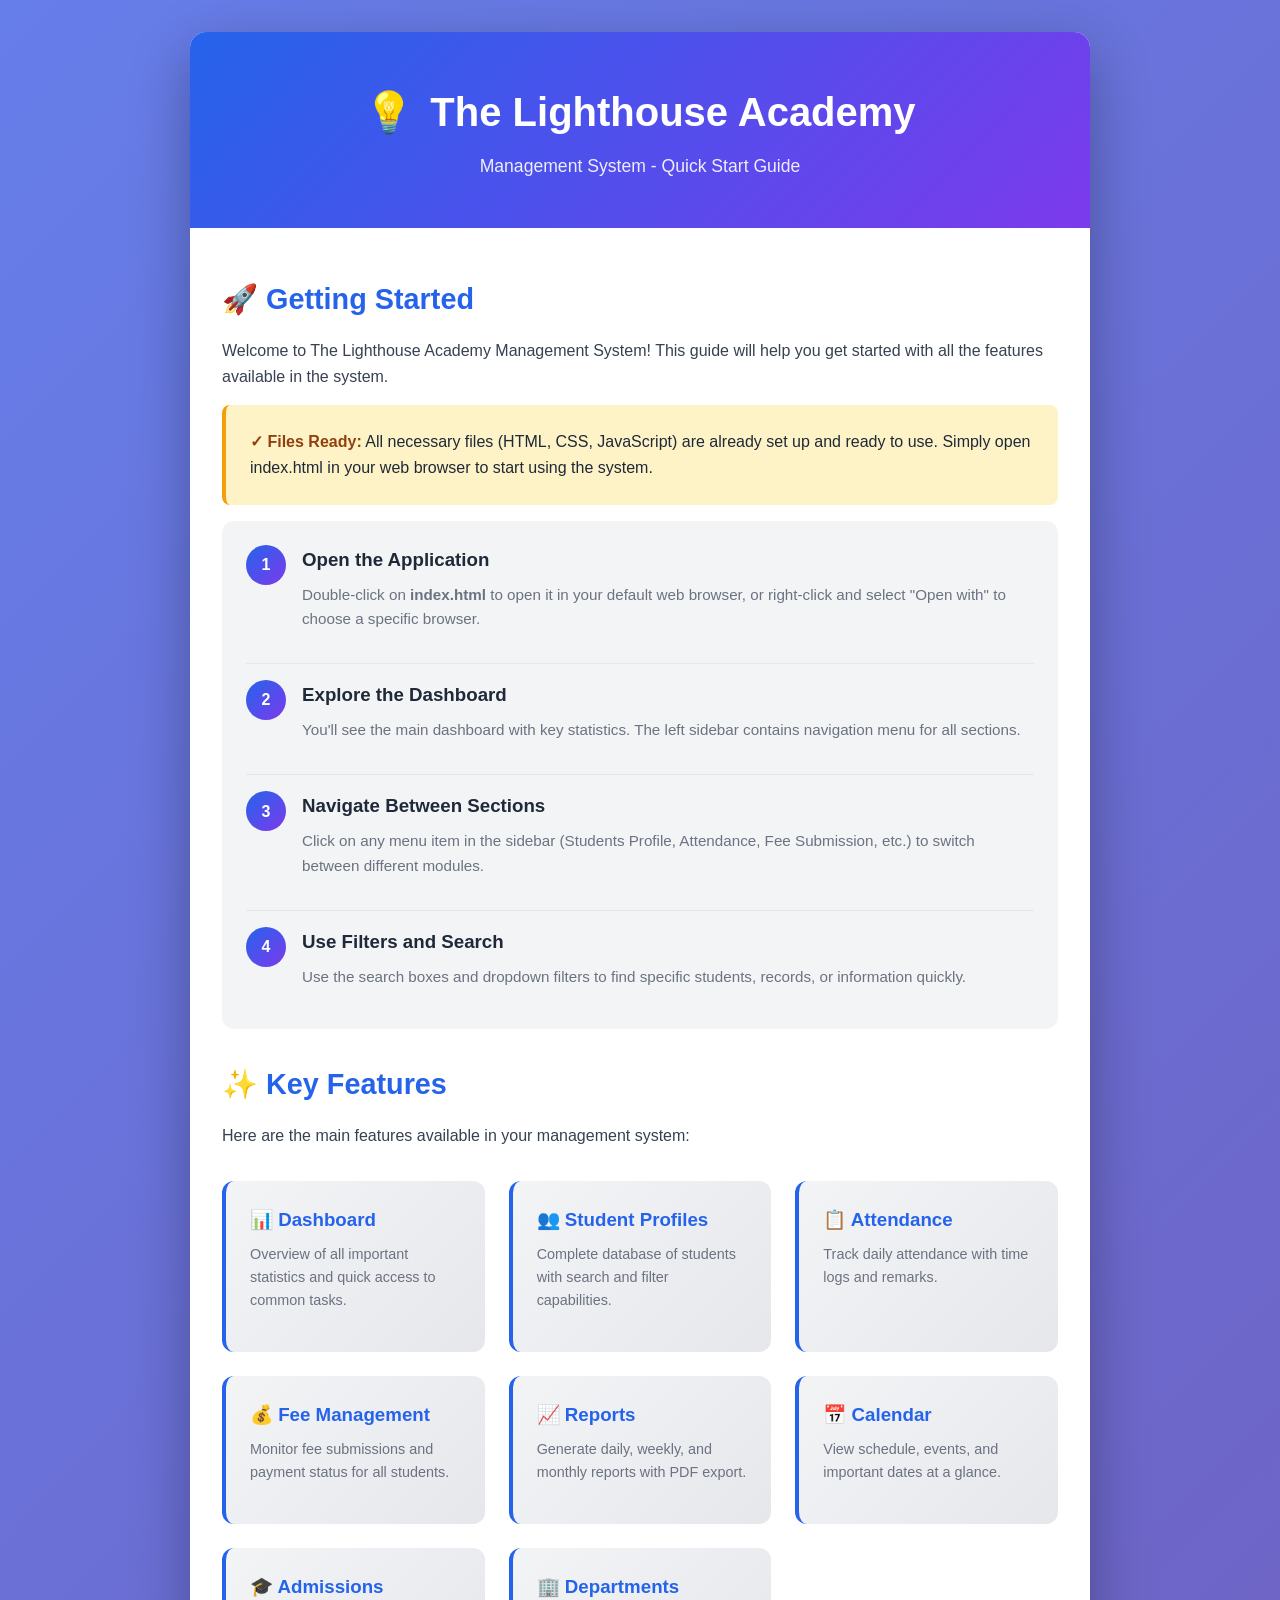
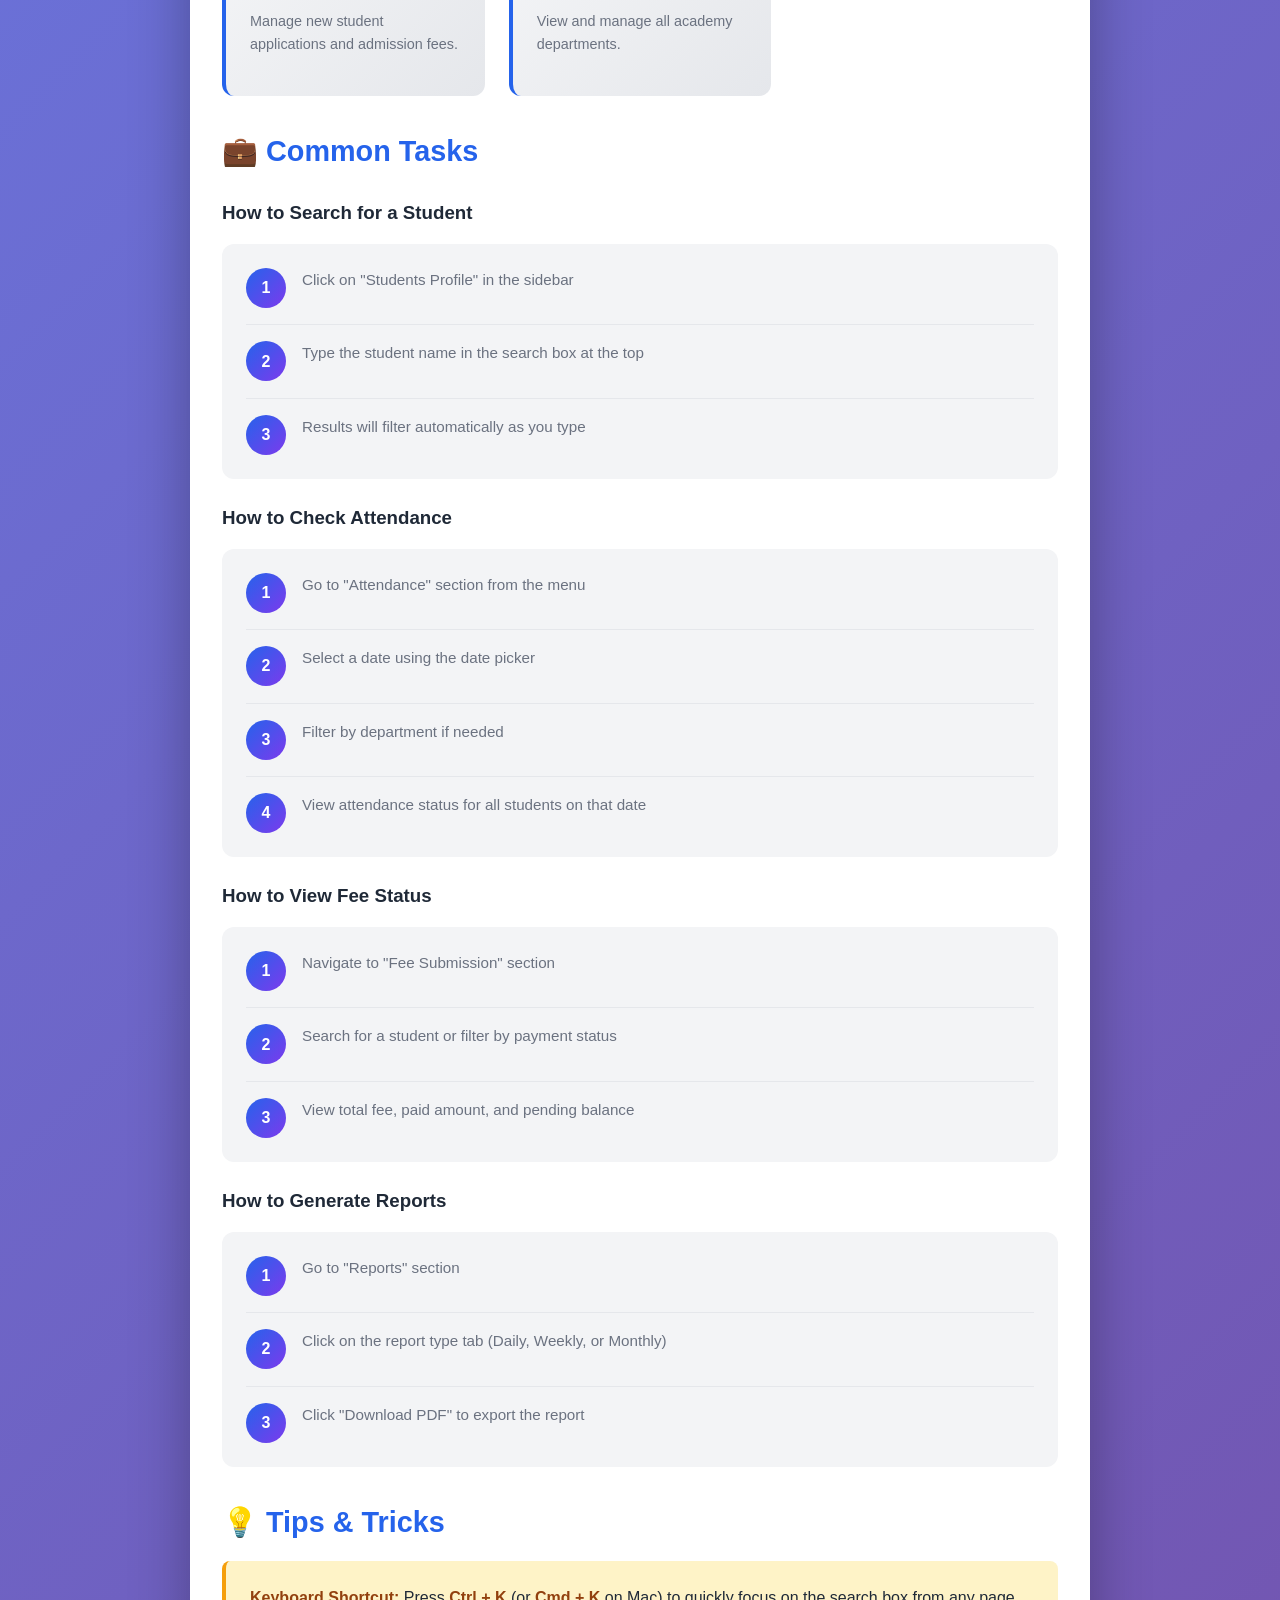
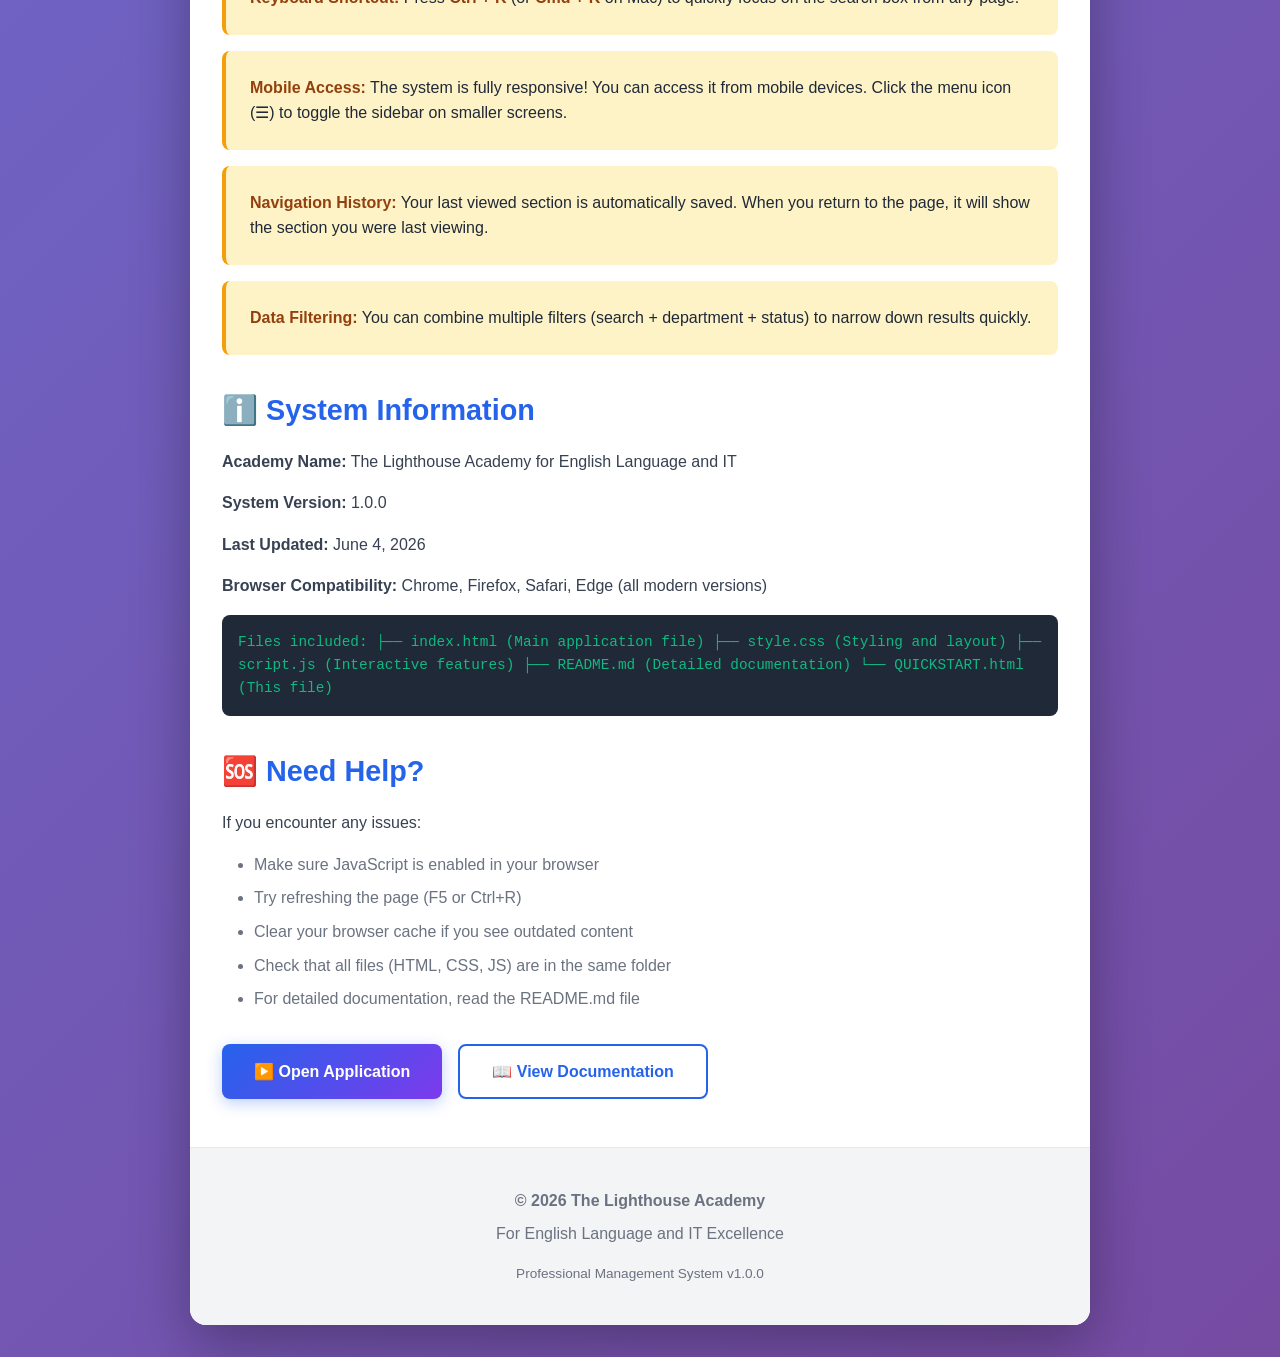
<file: QUICKSTART.html>
<!DOCTYPE html>
<html lang="en">
<head>
    <meta charset="UTF-8">
    <meta name="viewport" content="width=device-width, initial-scale=1.0">
    <title>Quick Start Guide - The Lighthouse Academy</title>
    <style>
        * {
            margin: 0;
            padding: 0;
            box-sizing: border-box;
        }

        body {
            font-family: 'Segoe UI', Tahoma, Geneva, Verdana, sans-serif;
            line-height: 1.6;
            color: #1f2937;
            background: linear-gradient(135deg, #667eea 0%, #764ba2 100%);
            min-height: 100vh;
            padding: 2rem;
        }

        .container {
            max-width: 900px;
            margin: 0 auto;
            background: white;
            border-radius: 1rem;
            box-shadow: 0 20px 60px rgba(0, 0, 0, 0.3);
            overflow: hidden;
        }

        .header {
            background: linear-gradient(135deg, #2563eb 0%, #7c3aed 100%);
            color: white;
            padding: 3rem 2rem;
            text-align: center;
        }

        .header h1 {
            font-size: 2.5rem;
            margin-bottom: 0.5rem;
            display: flex;
            align-items: center;
            justify-content: center;
            gap: 1rem;
        }

        .header p {
            font-size: 1.1rem;
            opacity: 0.9;
        }

        .content {
            padding: 3rem 2rem;
        }

        .section {
            margin-bottom: 2rem;
        }

        .section h2 {
            font-size: 1.8rem;
            color: #2563eb;
            margin-bottom: 1rem;
            display: flex;
            align-items: center;
            gap: 0.5rem;
        }

        .section p {
            margin-bottom: 1rem;
            color: #374151;
        }

        .steps {
            background: #f3f4f6;
            padding: 1.5rem;
            border-radius: 0.75rem;
            margin: 1rem 0;
        }

        .step {
            display: flex;
            margin-bottom: 1rem;
            padding-bottom: 1rem;
            border-bottom: 1px solid #e5e7eb;
        }

        .step:last-child {
            border-bottom: none;
            margin-bottom: 0;
            padding-bottom: 0;
        }

        .step-number {
            display: flex;
            align-items: center;
            justify-content: center;
            width: 40px;
            height: 40px;
            background: linear-gradient(135deg, #2563eb 0%, #7c3aed 100%);
            color: white;
            border-radius: 50%;
            font-weight: 700;
            margin-right: 1rem;
            flex-shrink: 0;
        }

        .step-content h3 {
            color: #1f2937;
            margin-bottom: 0.5rem;
        }

        .step-content p {
            color: #6b7280;
            font-size: 0.95rem;
        }

        .button-group {
            display: flex;
            gap: 1rem;
            margin-top: 2rem;
            flex-wrap: wrap;
        }

        .btn {
            padding: 1rem 2rem;
            border: none;
            border-radius: 0.5rem;
            font-size: 1rem;
            font-weight: 600;
            cursor: pointer;
            transition: all 0.3s ease;
            text-decoration: none;
            display: inline-flex;
            align-items: center;
            gap: 0.5rem;
        }

        .btn-primary {
            background: linear-gradient(135deg, #2563eb 0%, #7c3aed 100%);
            color: white;
            box-shadow: 0 4px 15px rgba(37, 99, 235, 0.3);
        }

        .btn-primary:hover {
            transform: translateY(-2px);
            box-shadow: 0 6px 20px rgba(37, 99, 235, 0.4);
        }

        .btn-secondary {
            background: white;
            color: #2563eb;
            border: 2px solid #2563eb;
        }

        .btn-secondary:hover {
            background: #f3f4f6;
        }

        .features {
            display: grid;
            grid-template-columns: repeat(auto-fit, minmax(250px, 1fr));
            gap: 1.5rem;
            margin: 2rem 0;
        }

        .feature-card {
            background: linear-gradient(135deg, #f3f4f6 0%, #e5e7eb 100%);
            padding: 1.5rem;
            border-radius: 0.75rem;
            border-left: 4px solid #2563eb;
        }

        .feature-card h3 {
            color: #2563eb;
            margin-bottom: 0.5rem;
            display: flex;
            align-items: center;
            gap: 0.5rem;
        }

        .feature-card p {
            color: #6b7280;
            font-size: 0.9rem;
        }

        .highlight {
            background: #fef3c7;
            padding: 1.5rem;
            border-radius: 0.5rem;
            border-left: 4px solid #f59e0b;
            margin: 1rem 0;
        }

        .highlight strong {
            color: #92400e;
        }

        .code-block {
            background: #1f2937;
            color: #10b981;
            padding: 1rem;
            border-radius: 0.5rem;
            font-family: 'Courier New', monospace;
            overflow-x: auto;
            margin: 1rem 0;
            font-size: 0.9rem;
        }

        .footer {
            background: #f3f4f6;
            padding: 2rem;
            text-align: center;
            color: #6b7280;
            border-top: 1px solid #e5e7eb;
        }

        .footer p {
            margin: 0.5rem 0;
        }

        @media (max-width: 768px) {
            .header h1 {
                font-size: 1.8rem;
            }

            .content {
                padding: 1.5rem;
            }

            .button-group {
                flex-direction: column;
            }

            .btn {
                width: 100%;
                justify-content: center;
            }
        }
    </style>
</head>
<body>
    <div class="container">
        <div class="header">
            <h1>
                <span>💡</span>
                The Lighthouse Academy
            </h1>
            <p>Management System - Quick Start Guide</p>
        </div>

        <div class="content">
            <!-- Getting Started Section -->
            <div class="section">
                <h2>🚀 Getting Started</h2>
                <p>Welcome to The Lighthouse Academy Management System! This guide will help you get started with all the features available in the system.</p>

                <div class="highlight">
                    <strong>✓ Files Ready:</strong> All necessary files (HTML, CSS, JavaScript) are already set up and ready to use. Simply open index.html in your web browser to start using the system.
                </div>

                <div class="steps">
                    <div class="step">
                        <div class="step-number">1</div>
                        <div class="step-content">
                            <h3>Open the Application</h3>
                            <p>Double-click on <strong>index.html</strong> to open it in your default web browser, or right-click and select "Open with" to choose a specific browser.</p>
                        </div>
                    </div>

                    <div class="step">
                        <div class="step-number">2</div>
                        <div class="step-content">
                            <h3>Explore the Dashboard</h3>
                            <p>You'll see the main dashboard with key statistics. The left sidebar contains navigation menu for all sections.</p>
                        </div>
                    </div>

                    <div class="step">
                        <div class="step-number">3</div>
                        <div class="step-content">
                            <h3>Navigate Between Sections</h3>
                            <p>Click on any menu item in the sidebar (Students Profile, Attendance, Fee Submission, etc.) to switch between different modules.</p>
                        </div>
                    </div>

                    <div class="step">
                        <div class="step-number">4</div>
                        <div class="step-content">
                            <h3>Use Filters and Search</h3>
                            <p>Use the search boxes and dropdown filters to find specific students, records, or information quickly.</p>
                        </div>
                    </div>
                </div>
            </div>

            <!-- Key Features Section -->
            <div class="section">
                <h2>✨ Key Features</h2>
                <p>Here are the main features available in your management system:</p>

                <div class="features">
                    <div class="feature-card">
                        <h3>📊 Dashboard</h3>
                        <p>Overview of all important statistics and quick access to common tasks.</p>
                    </div>

                    <div class="feature-card">
                        <h3>👥 Student Profiles</h3>
                        <p>Complete database of students with search and filter capabilities.</p>
                    </div>

                    <div class="feature-card">
                        <h3>📋 Attendance</h3>
                        <p>Track daily attendance with time logs and remarks.</p>
                    </div>

                    <div class="feature-card">
                        <h3>💰 Fee Management</h3>
                        <p>Monitor fee submissions and payment status for all students.</p>
                    </div>

                    <div class="feature-card">
                        <h3>📈 Reports</h3>
                        <p>Generate daily, weekly, and monthly reports with PDF export.</p>
                    </div>

                    <div class="feature-card">
                        <h3>📅 Calendar</h3>
                        <p>View schedule, events, and important dates at a glance.</p>
                    </div>

                    <div class="feature-card">
                        <h3>🎓 Admissions</h3>
                        <p>Manage new student applications and admission fees.</p>
                    </div>

                    <div class="feature-card">
                        <h3>🏢 Departments</h3>
                        <p>View and manage all academy departments.</p>
                    </div>
                </div>
            </div>

            <!-- Common Tasks Section -->
            <div class="section">
                <h2>💼 Common Tasks</h2>

                <h3 style="color: #1f2937; margin-top: 1.5rem; margin-bottom: 1rem;">How to Search for a Student</h3>
                <div class="steps">
                    <div class="step">
                        <div class="step-number">1</div>
                        <div class="step-content">
                            <p>Click on "Students Profile" in the sidebar</p>
                        </div>
                    </div>
                    <div class="step">
                        <div class="step-number">2</div>
                        <div class="step-content">
                            <p>Type the student name in the search box at the top</p>
                        </div>
                    </div>
                    <div class="step">
                        <div class="step-number">3</div>
                        <div class="step-content">
                            <p>Results will filter automatically as you type</p>
                        </div>
                    </div>
                </div>

                <h3 style="color: #1f2937; margin-top: 1.5rem; margin-bottom: 1rem;">How to Check Attendance</h3>
                <div class="steps">
                    <div class="step">
                        <div class="step-number">1</div>
                        <div class="step-content">
                            <p>Go to "Attendance" section from the menu</p>
                        </div>
                    </div>
                    <div class="step">
                        <div class="step-number">2</div>
                        <div class="step-content">
                            <p>Select a date using the date picker</p>
                        </div>
                    </div>
                    <div class="step">
                        <div class="step-number">3</div>
                        <div class="step-content">
                            <p>Filter by department if needed</p>
                        </div>
                    </div>
                    <div class="step">
                        <div class="step-number">4</div>
                        <div class="step-content">
                            <p>View attendance status for all students on that date</p>
                        </div>
                    </div>
                </div>

                <h3 style="color: #1f2937; margin-top: 1.5rem; margin-bottom: 1rem;">How to View Fee Status</h3>
                <div class="steps">
                    <div class="step">
                        <div class="step-number">1</div>
                        <div class="step-content">
                            <p>Navigate to "Fee Submission" section</p>
                        </div>
                    </div>
                    <div class="step">
                        <div class="step-number">2</div>
                        <div class="step-content">
                            <p>Search for a student or filter by payment status</p>
                        </div>
                    </div>
                    <div class="step">
                        <div class="step-number">3</div>
                        <div class="step-content">
                            <p>View total fee, paid amount, and pending balance</p>
                        </div>
                    </div>
                </div>

                <h3 style="color: #1f2937; margin-top: 1.5rem; margin-bottom: 1rem;">How to Generate Reports</h3>
                <div class="steps">
                    <div class="step">
                        <div class="step-number">1</div>
                        <div class="step-content">
                            <p>Go to "Reports" section</p>
                        </div>
                    </div>
                    <div class="step">
                        <div class="step-number">2</div>
                        <div class="step-content">
                            <p>Click on the report type tab (Daily, Weekly, or Monthly)</p>
                        </div>
                    </div>
                    <div class="step">
                        <div class="step-number">3</div>
                        <div class="step-content">
                            <p>Click "Download PDF" to export the report</p>
                        </div>
                    </div>
                </div>
            </div>

            <!-- Tips & Tricks Section -->
            <div class="section">
                <h2>💡 Tips & Tricks</h2>

                <div class="highlight">
                    <strong>Keyboard Shortcut:</strong> Press <strong>Ctrl + K</strong> (or <strong>Cmd + K</strong> on Mac) to quickly focus on the search box from any page.
                </div>

                <div class="highlight">
                    <strong>Mobile Access:</strong> The system is fully responsive! You can access it from mobile devices. Click the menu icon (☰) to toggle the sidebar on smaller screens.
                </div>

                <div class="highlight">
                    <strong>Navigation History:</strong> Your last viewed section is automatically saved. When you return to the page, it will show the section you were last viewing.
                </div>

                <div class="highlight">
                    <strong>Data Filtering:</strong> You can combine multiple filters (search + department + status) to narrow down results quickly.
                </div>
            </div>

            <!-- System Information -->
            <div class="section">
                <h2>ℹ️ System Information</h2>
                <p><strong>Academy Name:</strong> The Lighthouse Academy for English Language and IT</p>
                <p><strong>System Version:</strong> 1.0.0</p>
                <p><strong>Last Updated:</strong> June 4, 2026</p>
                <p><strong>Browser Compatibility:</strong> Chrome, Firefox, Safari, Edge (all modern versions)</p>

                <div class="code-block">
Files included:
├── index.html (Main application file)
├── style.css (Styling and layout)
├── script.js (Interactive features)
├── README.md (Detailed documentation)
└── QUICKSTART.html (This file)
                </div>
            </div>

            <!-- Support Section -->
            <div class="section">
                <h2>🆘 Need Help?</h2>
                <p>If you encounter any issues:</p>
                <ul style="margin-left: 2rem; color: #6b7280;">
                    <li style="margin: 0.5rem 0;">Make sure JavaScript is enabled in your browser</li>
                    <li style="margin: 0.5rem 0;">Try refreshing the page (F5 or Ctrl+R)</li>
                    <li style="margin: 0.5rem 0;">Clear your browser cache if you see outdated content</li>
                    <li style="margin: 0.5rem 0;">Check that all files (HTML, CSS, JS) are in the same folder</li>
                    <li style="margin: 0.5rem 0;">For detailed documentation, read the README.md file</li>
                </ul>
            </div>

            <!-- Action Buttons -->
            <div class="button-group">
                <button class="btn btn-primary" onclick="openApplication()">
                    ▶️ Open Application
                </button>
                <button class="btn btn-secondary" onclick="openReadme()">
                    📖 View Documentation
                </button>
            </div>
        </div>

        <div class="footer">
            <p><strong>© 2026 The Lighthouse Academy</strong></p>
            <p>For English Language and IT Excellence</p>
            <p style="font-size: 0.85rem; margin-top: 1rem;">Professional Management System v1.0.0</p>
        </div>
    </div>

    <script>
        function openApplication() {
            // Open the main application
            window.location.href = 'index.html';
        }

        function openReadme() {
            alert('Open README.md file with a text editor to view detailed documentation.\n\nFeatures:\n- Complete user guide\n- Feature explanations\n- Customization tips\n- Browser compatibility\n- Future enhancements');
        }
    </script>
</body>
</html>
</file>
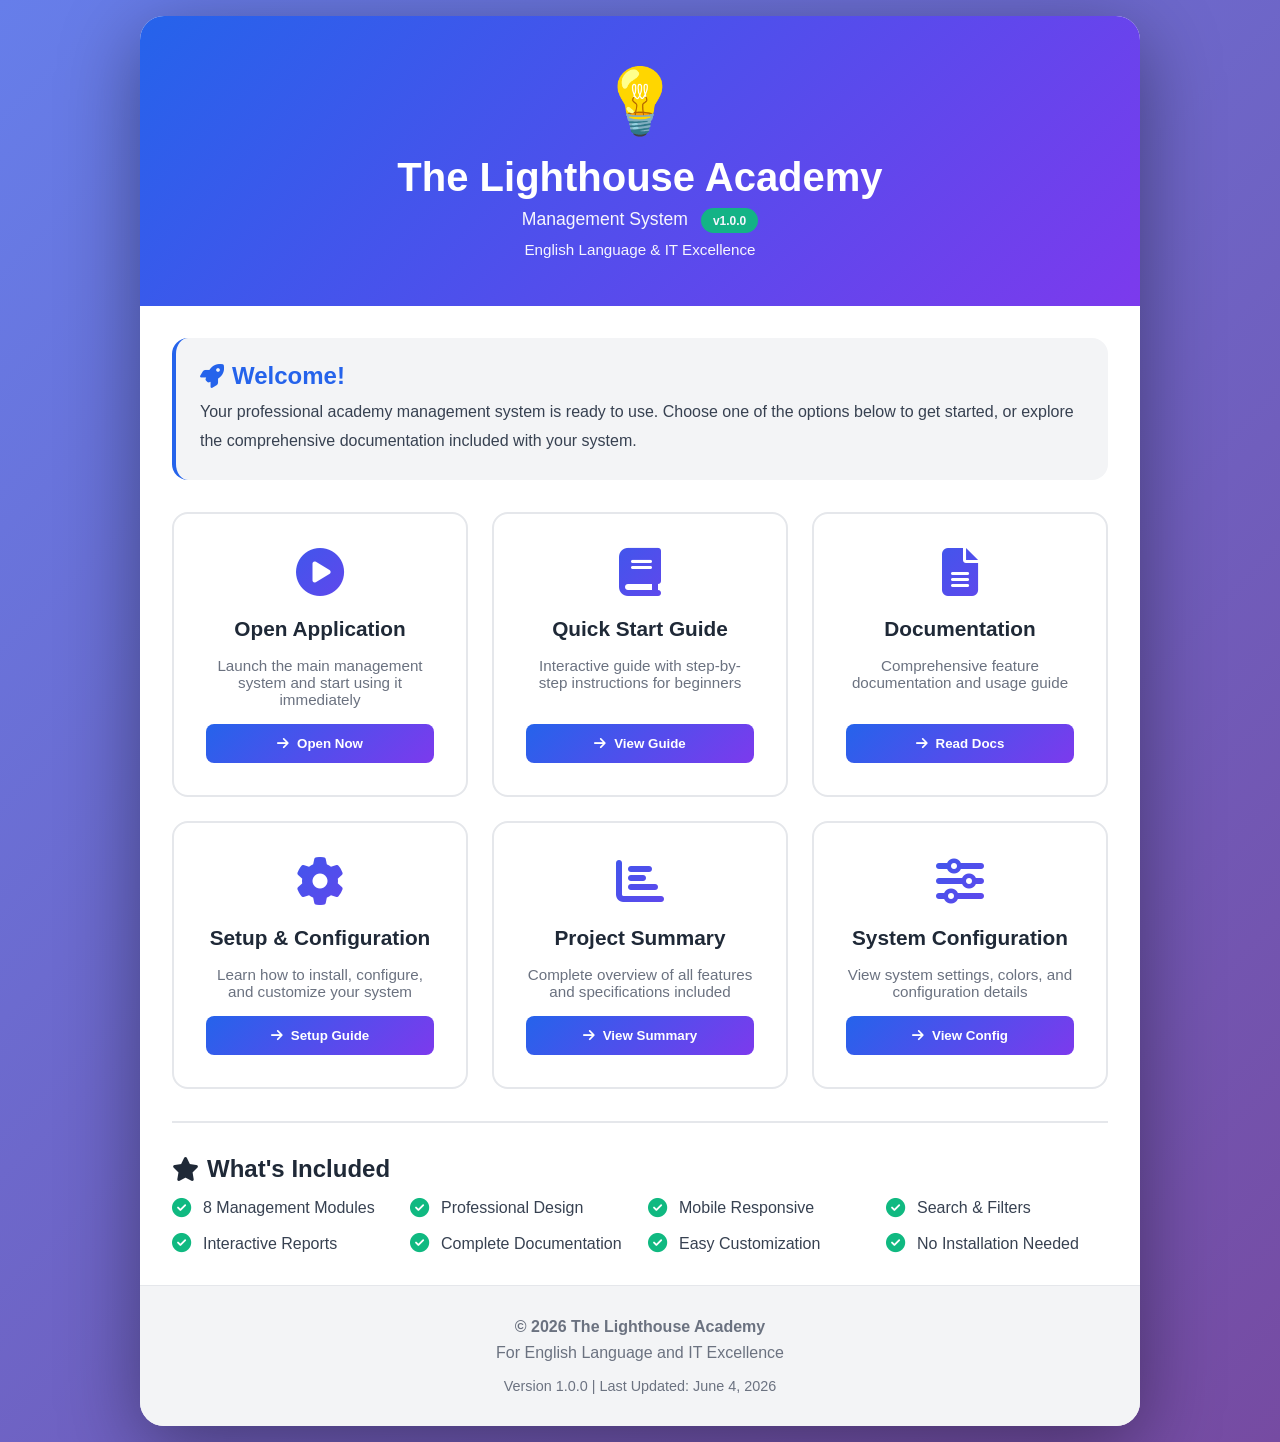
<file: START_HERE.html>
<!DOCTYPE html>
<html lang="en">
<head>
    <meta charset="UTF-8">
    <meta name="viewport" content="width=device-width, initial-scale=1.0">
    <title>START HERE - The Lighthouse Academy Management System</title>
    <link href="https://cdnjs.cloudflare.com/ajax/libs/font-awesome/6.4.0/css/all.min.css" rel="stylesheet">
    <style>
        * {
            margin: 0;
            padding: 0;
            box-sizing: border-box;
        }

        body {
            font-family: 'Segoe UI', Tahoma, Geneva, Verdana, sans-serif;
            background: linear-gradient(135deg, #667eea 0%, #764ba2 100%);
            min-height: 100vh;
            display: flex;
            align-items: center;
            justify-content: center;
            padding: 1rem;
        }

        .container {
            background: white;
            border-radius: 1.5rem;
            box-shadow: 0 20px 80px rgba(0, 0, 0, 0.4);
            max-width: 1000px;
            width: 100%;
            overflow: hidden;
        }

        .header {
            background: linear-gradient(135deg, #2563eb 0%, #7c3aed 100%);
            color: white;
            padding: 3rem 2rem;
            text-align: center;
        }

        .header-icon {
            font-size: 4rem;
            margin-bottom: 1rem;
            display: inline-block;
        }

        .header h1 {
            font-size: 2.5rem;
            margin-bottom: 0.5rem;
            font-weight: 700;
        }

        .header p {
            font-size: 1.1rem;
            opacity: 0.95;
        }

        .content {
            padding: 2rem;
        }

        .intro {
            background: #f3f4f6;
            padding: 1.5rem;
            border-radius: 1rem;
            margin-bottom: 2rem;
            border-left: 4px solid #2563eb;
        }

        .intro h2 {
            color: #2563eb;
            margin-bottom: 0.5rem;
            display: flex;
            align-items: center;
            gap: 0.5rem;
        }

        .intro p {
            color: #374151;
            line-height: 1.8;
        }

        .options-grid {
            display: grid;
            grid-template-columns: repeat(auto-fit, minmax(280px, 1fr));
            gap: 1.5rem;
            margin-bottom: 2rem;
        }

        .option-card {
            background: white;
            border: 2px solid #e5e7eb;
            border-radius: 1rem;
            padding: 2rem;
            text-align: center;
            cursor: pointer;
            transition: all 0.3s ease;
            display: flex;
            flex-direction: column;
            gap: 1rem;
        }

        .option-card:hover {
            border-color: #2563eb;
            box-shadow: 0 10px 30px rgba(37, 99, 235, 0.2);
            transform: translateY(-5px);
        }

        .option-icon {
            font-size: 3rem;
            background: linear-gradient(135deg, #2563eb 0%, #7c3aed 100%);
            -webkit-background-clip: text;
            -webkit-text-fill-color: transparent;
            background-clip: text;
        }

        .option-card h3 {
            color: #1f2937;
            font-size: 1.3rem;
            margin: 0;
        }

        .option-card p {
            color: #6b7280;
            font-size: 0.95rem;
            margin: 0;
        }

        .option-card .btn {
            background: linear-gradient(135deg, #2563eb 0%, #7c3aed 100%);
            color: white;
            border: none;
            padding: 0.75rem 1.5rem;
            border-radius: 0.5rem;
            font-weight: 600;
            cursor: pointer;
            transition: all 0.3s ease;
            display: inline-flex;
            align-items: center;
            justify-content: center;
            gap: 0.5rem;
            margin-top: auto;
        }

        .option-card .btn:hover {
            transform: scale(1.05);
            box-shadow: 0 5px 15px rgba(37, 99, 235, 0.3);
        }

        .features-section {
            margin-top: 2rem;
            padding-top: 2rem;
            border-top: 2px solid #e5e7eb;
        }

        .features-section h2 {
            color: #1f2937;
            margin-bottom: 1rem;
            display: flex;
            align-items: center;
            gap: 0.5rem;
        }

        .features-list {
            display: grid;
            grid-template-columns: repeat(auto-fit, minmax(200px, 1fr));
            gap: 1rem;
        }

        .feature-item {
            display: flex;
            align-items: center;
            gap: 0.75rem;
            color: #374151;
        }

        .feature-item i {
            color: #10b981;
            font-size: 1.2rem;
        }

        .footer {
            background: #f3f4f6;
            padding: 1.5rem;
            text-align: center;
            color: #6b7280;
            border-top: 1px solid #e5e7eb;
        }

        .footer p {
            margin: 0.5rem 0;
        }

        .badge {
            display: inline-block;
            background: #10b981;
            color: white;
            padding: 0.35rem 0.75rem;
            border-radius: 9999px;
            font-size: 0.75rem;
            font-weight: 700;
            margin-left: 0.5rem;
        }

        @media (max-width: 768px) {
            .header h1 {
                font-size: 2rem;
            }

            .header-icon {
                font-size: 3rem;
            }

            .options-grid {
                grid-template-columns: 1fr;
            }

            .content {
                padding: 1.5rem;
            }
        }
    </style>
</head>
<body>
    <div class="container">
        <div class="header">
            <div class="header-icon">💡</div>
            <h1>The Lighthouse Academy</h1>
            <p>Management System <span class="badge">v1.0.0</span></p>
            <p style="margin-top: 0.5rem; font-size: 0.95rem;">English Language & IT Excellence</p>
        </div>

        <div class="content">
            <div class="intro">
                <h2><i class="fas fa-rocket"></i> Welcome!</h2>
                <p>Your professional academy management system is ready to use. Choose one of the options below to get started, or explore the comprehensive documentation included with your system.</p>
            </div>

            <div class="options-grid">
                <!-- Option 1: Open Application -->
                <div class="option-card" onclick="openApp()">
                    <div class="option-icon"><i class="fas fa-play-circle"></i></div>
                    <h3>Open Application</h3>
                    <p>Launch the main management system and start using it immediately</p>
                    <button class="btn"><i class="fas fa-arrow-right"></i> Open Now</button>
                </div>

                <!-- Option 2: Quick Start Guide -->
                <div class="option-card" onclick="openQuickstart()">
                    <div class="option-icon"><i class="fas fa-book"></i></div>
                    <h3>Quick Start Guide</h3>
                    <p>Interactive guide with step-by-step instructions for beginners</p>
                    <button class="btn"><i class="fas fa-arrow-right"></i> View Guide</button>
                </div>

                <!-- Option 3: Full Documentation -->
                <div class="option-card" onclick="openReadme()">
                    <div class="option-icon"><i class="fas fa-file-text"></i></div>
                    <h3>Documentation</h3>
                    <p>Comprehensive feature documentation and usage guide</p>
                    <button class="btn"><i class="fas fa-arrow-right"></i> Read Docs</button>
                </div>

                <!-- Option 4: Installation Guide -->
                <div class="option-card" onclick="openInstallation()">
                    <div class="option-icon"><i class="fas fa-cog"></i></div>
                    <h3>Setup & Configuration</h3>
                    <p>Learn how to install, configure, and customize your system</p>
                    <button class="btn"><i class="fas fa-arrow-right"></i> Setup Guide</button>
                </div>

                <!-- Option 5: Project Summary -->
                <div class="option-card" onclick="openSummary()">
                    <div class="option-icon"><i class="fas fa-chart-bar"></i></div>
                    <h3>Project Summary</h3>
                    <p>Complete overview of all features and specifications included</p>
                    <button class="btn"><i class="fas fa-arrow-right"></i> View Summary</button>
                </div>

                <!-- Option 6: Configuration File -->
                <div class="option-card" onclick="openConfig()">
                    <div class="option-icon"><i class="fas fa-sliders-h"></i></div>
                    <h3>System Configuration</h3>
                    <p>View system settings, colors, and configuration details</p>
                    <button class="btn"><i class="fas fa-arrow-right"></i> View Config</button>
                </div>
            </div>

            <div class="features-section">
                <h2><i class="fas fa-star"></i> What's Included</h2>
                <div class="features-list">
                    <div class="feature-item">
                        <i class="fas fa-check-circle"></i>
                        <span>8 Management Modules</span>
                    </div>
                    <div class="feature-item">
                        <i class="fas fa-check-circle"></i>
                        <span>Professional Design</span>
                    </div>
                    <div class="feature-item">
                        <i class="fas fa-check-circle"></i>
                        <span>Mobile Responsive</span>
                    </div>
                    <div class="feature-item">
                        <i class="fas fa-check-circle"></i>
                        <span>Search & Filters</span>
                    </div>
                    <div class="feature-item">
                        <i class="fas fa-check-circle"></i>
                        <span>Interactive Reports</span>
                    </div>
                    <div class="feature-item">
                        <i class="fas fa-check-circle"></i>
                        <span>Complete Documentation</span>
                    </div>
                    <div class="feature-item">
                        <i class="fas fa-check-circle"></i>
                        <span>Easy Customization</span>
                    </div>
                    <div class="feature-item">
                        <i class="fas fa-check-circle"></i>
                        <span>No Installation Needed</span>
                    </div>
                </div>
            </div>
        </div>

        <div class="footer">
            <p><strong>© 2026 The Lighthouse Academy</strong></p>
            <p>For English Language and IT Excellence</p>
            <p style="font-size: 0.9rem; margin-top: 1rem;">Version 1.0.0 | Last Updated: June 4, 2026</p>
        </div>
    </div>

    <script>
        function openApp() {
            window.location.href = 'index.html';
        }

        function openQuickstart() {
            window.location.href = 'QUICKSTART.html';
        }

        function openReadme() {
            alert('README.md - Complete Feature Documentation\n\nThis file contains:\n✓ Feature descriptions\n✓ Usage guide for each module\n✓ Browser compatibility\n✓ Color scheme details\n✓ Customization options\n\nOpen README.md with a text editor to view.');
        }

        function openInstallation() {
            alert('INSTALLATION_GUIDE.txt - Setup Instructions\n\nThis file contains:\n✓ System requirements\n✓ Installation steps\n✓ Configuration guide\n✓ Troubleshooting tips\n✓ Customization examples\n\nOpen INSTALLATION_GUIDE.txt with a text editor to view.');
        }

        function openSummary() {
            alert('PROJECT_SUMMARY.txt - Complete Overview\n\nThis file contains:\n✓ All deliverables listed\n✓ Features implemented\n✓ System specifications\n✓ Performance metrics\n✓ Design highlights\n\nOpen PROJECT_SUMMARY.txt with a text editor to view.');
        }

        function openConfig() {
            alert('config.json - System Configuration\n\nThis file contains:\n✓ Academy information\n✓ Color settings\n✓ Module descriptions\n✓ Feature flags\n✓ Browser support info\n\nOpen config.json with a text editor or JSON viewer to see the configuration.');
        }

        // Keyboard shortcuts
        document.addEventListener('keydown', function(e) {
            if (e.key === 'Enter') {
                // Enter key opens the application
                openApp();
            }
        });
    </script>
</body>
</html>
</file>
